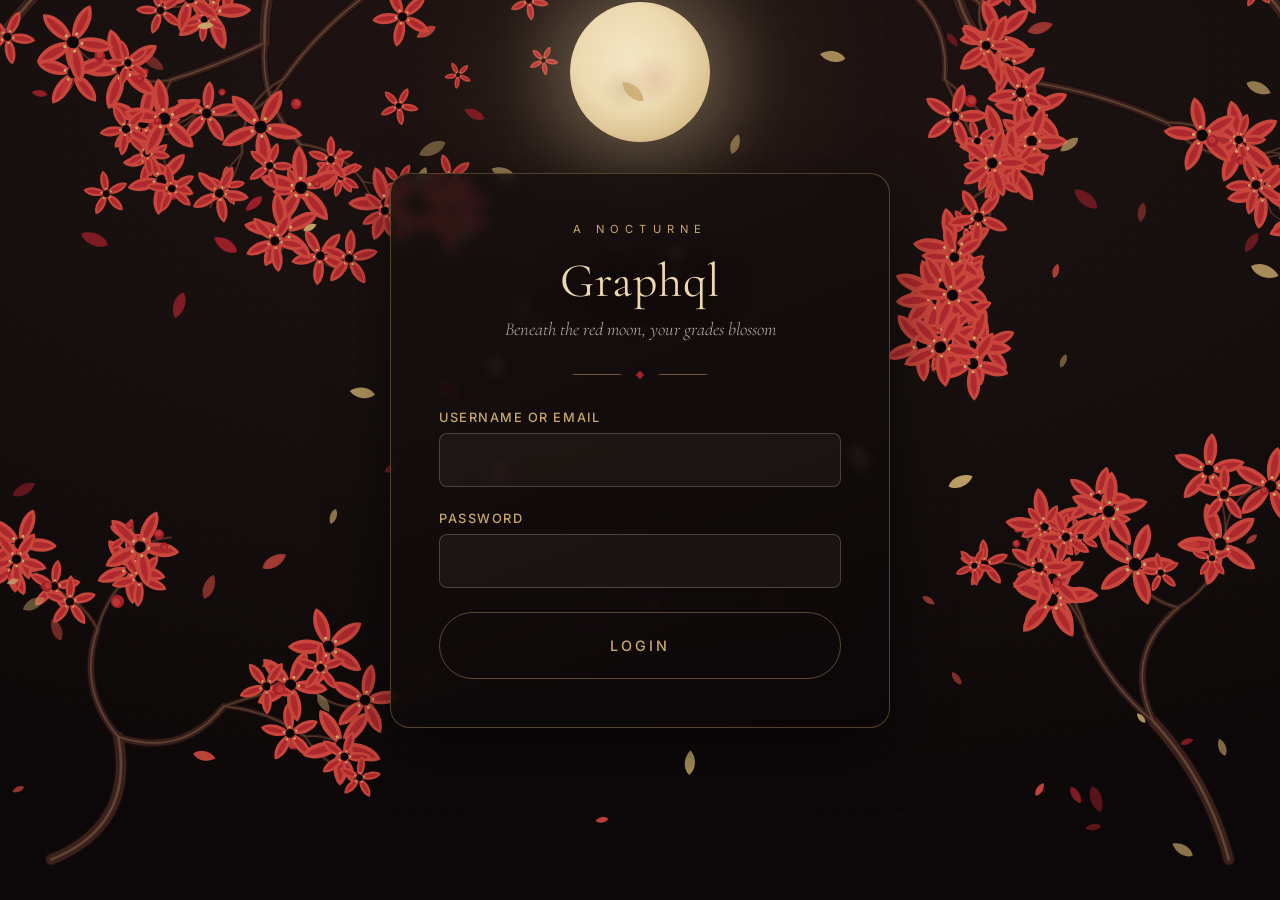
<file: index.html>
<!doctype html>
<html lang="en">
<head>
  <meta charset="UTF-8" />
  <meta name="viewport" content="width=device-width, initial-scale=1.0" />
  <title>Reboot Profile - Night Blossoms</title>
  <link rel="preconnect" href="https://fonts.googleapis.com">
  <link rel="stylesheet" href="https://fonts.googleapis.com/css2?family=Cormorant+Garamond:wght@300;400;500;600&family=Inter:wght@400;500;600&display=swap">
  <link rel="stylesheet" href="style.css" />
  <link rel="icon" href="data:,">
</head>
<body>
  <!-- Falling petals, drifting above everything -->
  <canvas id="petal-canvas"></canvas>

  <!-- LOGIN VIEW -->
  <section id="login-view" class="login-container">
    <!-- Elegant blossom tree background -->
    <svg class="blossom-tree-svg" data-width="1000" data-height="800"></svg>

    <!-- Moon -->
    <div class="moon-glow"></div>

    <div class="login-card">
      <p class="login-eyebrow">A Nocturne</p>
      <h1>Graphql</h1>
      <p class="login-subtitle">Beneath the red moon, your grades blossom</p>
      <div class="login-divider">
        <span class="line"></span>
        <span class="dot"></span>
        <span class="line"></span>
      </div>
      <form id="login-form">
        <div class="form-group">
          <label for="identifier">Username or Email</label>
          <input id="identifier" type="text" required />
        </div>

        <div class="form-group">
          <label for="password">Password</label>
          <input id="password" type="password" required />
        </div>

        <button type="submit" class="btn-login">Login</button>
      </form>
      <p id="login-error" class="error-message"></p>
    </div>
  </section>

  <!-- PROFILE VIEW -->
  <div id="profile-view" class="profile-container" style="display:none;">
    <!-- LEFT SIDEBAR -->
    <aside class="sidebar">
      <p class="sidebar-brand">Graphql</p>
      <p class="sidebar-eyebrow">Night Blossoms</p>
      <nav class="nav-menu">
        <button class="nav-item active" data-section="basic-section">
          <span class="nav-label">Profile</span>
        </button>
        <button class="nav-item" data-section="xp-section">
          <span class="nav-label">XP Amount</span>
        </button>
        <button class="nav-item" data-section="progress-section">
          <span class="nav-label">Grades</span>
        </button>
      </nav>
      <button id="logout-button" class="logout-btn">Logout</button>
    </aside>

    <!-- MAIN CONTENT -->
    <main class="main-content">
      <header class="profile-header">
        <p class="eyebrow">A Nocturne</p>
        <h1 id="welcome-title">My Profile</h1>
      </header>

      <!-- SECTION 1: PROFILE -->
      <section id="basic-section" class="content-section">
        <h2>Profile</h2>
        <div class="basic-grid">
          <div class="info-card">
            <ul id="basic-id" class="info-list"></ul>
          </div>
          <div class="info-card">
            <ul id="basic-audit" class="info-list"></ul>
          </div>
        </div>
      </section>

      <!-- SECTION 2: XP Amount -->
      <section id="xp-section" class="content-section">
        <h2>XP Amount</h2>
        <div class="stats-grid section-pair-grid">
          <div class="info-card">
            <ul id="xp-info" class="info-list"></ul>
          </div>
          <div class="graph-container">
            <h3>XP by Project</h3>
            <svg id="xp-by-project-graph" viewBox="0 0 900 400"></svg>
          </div>
        </div>
      </section>

      <!-- SECTION 3: GRADES -->
      <section id="progress-section" class="content-section">
        <h2>Grades</h2>
        <div class="progress-filter">
          <label for="progress-event-select">Change the event:</label>
          <select id="progress-event-select"></select>
        </div>
        <div class="stats-grid section-pair-grid">
          <div class="info-card">
            <ul id="progress-info" class="info-list"></ul>
          </div>
          <div class="graph-container">
            <h3>Solved / To Solve</h3>
            <svg id="pass-fail-ratio-graph" viewBox="0 0 420 320"></svg>
          </div>
        </div>
      </section>
    </main>
  </div>

  <!-- scripts -->
  <script src="blossom-tree.js"></script>
  <script src="petal-canvas.js"></script>
  <script src="config.js"></script>
  <script src="query.js"></script>
  <script src="graphs.js"></script>

  <!-- app modules: order matters (top-level code runs on load) -->
  <script src="dom.js"></script>
  <script src="state.js"></script>
  <script src="utils.js"></script>
  <script src="api.js"></script>
  <script src="ui.js"></script>
  <script src="auth.js"></script>
  <script src="audit.js"></script>
  <script src="user.js"></script>
  <script src="xp.js"></script>
  <script src="grades-filter.js"></script>
  <script src="grades.js"></script>
  <script src="profile.js"></script>
  <script src="events.js"></script>

  <script src="sidebar.js"></script>
</body>
</html>
</file>
<file: style.css>
:root {
  /* Night Blossoms palette */
  --night: #17100f;
  --night-deep: #0c0708;
  --crimson: #a3202a;
  --ember: #c9463c;
  --gold: #c9a86a;
  --moon: #ecd9b0;
  --mist: #d8c9bf;

  --font-serif: 'Cormorant Garamond', Georgia, 'Times New Roman', serif;
  --font-sans: 'Inter', 'Segoe UI', Tahoma, Geneva, Verdana, sans-serif;

  /* Spacing */
  --spacing-xs: 0.5rem;
  --spacing-sm: 1rem;
  --spacing-md: 1.5rem;
  --spacing-lg: 2rem;
  --spacing-xl: 3rem;

  --transition: 0.35s ease;
}

* {
  margin: 0;
  padding: 0;
  box-sizing: border-box;
}

html {
  scroll-behavior: smooth;
}

body {
  font-family: var(--font-sans);
  background:
    radial-gradient(120% 90% at 50% 8%, #201413 0%, #17100f 40%, #0c0708 100%);
  color: var(--mist);
  min-height: 100vh;
  overflow-x: hidden;
  position: relative;
}

/* Gold/crimson stipple texture, echoing a woodblock ground */
body::before {
  content: '';
  position: fixed;
  inset: 0;
  z-index: 0;
  pointer-events: none;
  opacity: 0.5;
  mix-blend-mode: screen;
  background-image:
    radial-gradient(rgba(201, 168, 106, 0.55) 0.5px, transparent 0.5px),
    radial-gradient(rgba(163, 32, 42, 0.4) 0.5px, transparent 0.5px);
  background-size: 10px 10px, 17px 17px;
  background-position: 0 0, 5px 8px;
}

/* Falling petal canvas, sits above the texture, below all content chrome */
#petal-canvas {
  position: fixed;
  inset: 0;
  z-index: 5;
  pointer-events: none;
  width: 100%;
  height: 100%;
}

::selection {
  background: rgba(201, 70, 60, 0.35);
  color: var(--moon);
}

a {
  color: var(--gold);
}

/* ===== SHARED DECORATIVE MOON ===== */
.moon-glow {
  position: absolute;
  left: 50%;
  top: 8%;
  transform: translate(-50%, -50%);
  z-index: 1;
  width: 140px;
  height: 140px;
  border-radius: 50%;
  pointer-events: none;
  background: radial-gradient(circle at 42% 40%, #f4e6c4 0%, #ecd9b0 45%, #d8bd88 78%, #c9a86a 100%);
  box-shadow:
    0 0 70px 24px rgba(236, 217, 176, 0.28),
    0 0 160px 60px rgba(201, 168, 106, 0.14);
}

.moon-glow::after {
  content: '';
  position: absolute;
  inset: 0;
  border-radius: 50%;
  opacity: 0.3;
  background-image:
    radial-gradient(circle at 60% 55%, rgba(163, 32, 42, 0.35), transparent 22%),
    radial-gradient(circle at 38% 62%, rgba(120, 80, 40, 0.4), transparent 18%);
}

/* ===== LOGIN VIEW ===== */
.login-container {
  min-height: 100vh;
  display: flex;
  align-items: center;
  justify-content: center;
  padding: var(--spacing-lg);
  position: relative;
  overflow: hidden;
}

.login-eyebrow {
  position: relative;
  z-index: 10;
  text-align: center;
  font-size: 0.7rem;
  text-transform: uppercase;
  letter-spacing: 0.55em;
  color: var(--gold);
  margin-bottom: var(--spacing-sm);
}

.login-card {
  background: linear-gradient(160deg, rgba(23, 16, 15, 0.82) 0%, rgba(12, 7, 8, 0.9) 100%);
  backdrop-filter: blur(6px);
  border-radius: 20px;
  padding: var(--spacing-xl);
  max-width: 500px;
  width: 100%;
  box-shadow: 0 20px 60px rgba(0, 0, 0, 0.55);
  position: relative;
  z-index: 10;
  border: 1px solid rgba(201, 168, 106, 0.35);
}

.login-card h1 {
  font-size: 3rem;
  font-weight: 400;
  color: var(--moon);
  margin-bottom: var(--spacing-xs);
  text-align: center;
  font-family: var(--font-serif);
  letter-spacing: 0.02em;
  text-shadow: 0 2px 30px rgba(12, 7, 8, 0.9);
}

.login-subtitle {
  text-align: center;
  color: var(--mist);
  opacity: 0.85;
  margin-bottom: var(--spacing-lg);
  font-size: 1.15rem;
  font-family: var(--font-serif);
  font-style: italic;
  font-weight: 300;
}

.login-divider {
  display: flex;
  align-items: center;
  justify-content: center;
  gap: var(--spacing-sm);
  margin: 0 0 var(--spacing-lg);
}

.login-divider span.line {
  height: 1px;
  width: 48px;
  background: rgba(201, 168, 106, 0.5);
}

.login-divider span.dot {
  width: 6px;
  height: 6px;
  transform: rotate(45deg);
  background: var(--crimson);
}

.form-group {
  margin-bottom: var(--spacing-md);
}

.form-group label {
  display: block;
  margin-bottom: var(--spacing-xs);
  color: var(--gold);
  font-weight: 500;
  font-size: 0.8rem;
  text-transform: uppercase;
  letter-spacing: 0.12em;
}

.form-group input {
  width: 100%;
  padding: var(--spacing-sm);
  background: rgba(236, 217, 176, 0.05);
  border: 1px solid rgba(216, 201, 191, 0.25);
  border-radius: 8px;
  font-size: 1rem;
  font-family: var(--font-sans);
  color: var(--mist);
  transition: var(--transition);
}

.form-group input::placeholder {
  color: rgba(216, 201, 191, 0.4);
}

.form-group input:focus {
  outline: none;
  border-color: var(--gold);
  background: rgba(236, 217, 176, 0.08);
  box-shadow: 0 0 0 3px rgba(201, 168, 106, 0.15);
}

.btn-login {
  width: 100%;
  padding: var(--spacing-md);
  background: transparent;
  color: var(--gold);
  border: 1px solid rgba(201, 168, 106, 0.4);
  border-radius: 999px;
  font-size: 0.9rem;
  font-weight: 500;
  cursor: pointer;
  transition: var(--transition);
  text-transform: uppercase;
  letter-spacing: 0.2em;
  font-family: var(--font-sans);
}

.btn-login:hover {
  border-color: var(--gold);
  background: rgba(201, 168, 106, 0.1);
}

.error-message {
  color: var(--ember);
  margin: var(--spacing-md) auto 0;
  padding: 0.45rem 0.7rem;
  background: rgba(163, 32, 42, 0.12);
  border: 1px solid rgba(163, 32, 42, 0.3);
  border-radius: 8px;
  text-align: center;
  font-size: 0.9rem;
}

.error-message:empty {
  display: none;
}

/* Blossom tree SVG styling */
.blossom-tree-svg {
  position: absolute;
  top: 0;
  left: 0;
  width: 100%;
  height: 100%;
  pointer-events: none;
  z-index: 0;
}

/* ===== PROFILE LAYOUT ===== */
.profile-container {
  display: grid;
  grid-template-columns: 260px 1fr;
  min-height: 100vh;
  gap: 0;
  position: relative;
  z-index: 10;
}

/* SIDEBAR */
.sidebar {
  background: linear-gradient(180deg, rgba(23, 16, 15, 0.9) 0%, rgba(12, 7, 8, 0.95) 100%);
  padding: var(--spacing-lg) var(--spacing-md);
  position: sticky;
  top: 0;
  max-height: 100vh;
  overflow-y: auto;
  border-right: 1px solid rgba(201, 168, 106, 0.25);
  display: flex;
  flex-direction: column;
  backdrop-filter: blur(6px);
}

.sidebar-brand {
  font-family: var(--font-serif);
  font-size: 1.5rem;
  color: var(--moon);
  text-align: center;
  margin-bottom: var(--spacing-xs);
  letter-spacing: 0.03em;
}

.sidebar-eyebrow {
  text-align: center;
  font-size: 0.62rem;
  text-transform: uppercase;
  letter-spacing: 0.4em;
  color: var(--gold);
  opacity: 0.8;
  margin-bottom: var(--spacing-lg);
}

.nav-menu {
  display: flex;
  flex-direction: column;
  gap: var(--spacing-xs);
  flex: 1;
}

.nav-item {
  display: flex;
  align-items: center;
  gap: var(--spacing-sm);
  padding: var(--spacing-md);
  background: transparent;
  border: 1px solid transparent;
  border-radius: 10px;
  cursor: pointer;
  transition: var(--transition);
  font-size: 0.95rem;
  color: var(--mist);
  font-weight: 500;
  text-align: left;
  font-family: var(--font-sans);
}

.nav-item:hover {
  background: rgba(201, 168, 106, 0.08);
  border-color: rgba(201, 168, 106, 0.2);
  transform: translateX(4px);
}

.nav-item.active {
  background: linear-gradient(135deg, rgba(163, 32, 42, 0.35) 0%, rgba(201, 70, 60, 0.25) 100%);
  color: var(--moon);
  border-color: rgba(201, 168, 106, 0.4);
  box-shadow: 0 4px 16px rgba(163, 32, 42, 0.25);
}

.nav-label {
  font-weight: 500;
  letter-spacing: 0.02em;
}

.logout-btn {
  padding: var(--spacing-md);
  background: transparent;
  color: var(--gold);
  border: 1px solid rgba(201, 168, 106, 0.4);
  border-radius: 999px;
  cursor: pointer;
  font-weight: 500;
  font-size: 0.85rem;
  letter-spacing: 0.15em;
  text-transform: uppercase;
  transition: var(--transition);
  margin-top: auto;
}

.logout-btn:hover {
  background: rgba(201, 168, 106, 0.1);
  border-color: var(--gold);
}

/* MAIN CONTENT */
.main-content {
  padding: var(--spacing-xl);
  overflow-y: auto;
  position: relative;
}

.profile-header {
  margin-bottom: var(--spacing-xl);
  padding-bottom: var(--spacing-lg);
  border-bottom: 1px solid rgba(201, 168, 106, 0.3);
  position: relative;
}

.profile-header .eyebrow {
  font-size: 0.7rem;
  text-transform: uppercase;
  letter-spacing: 0.45em;
  color: var(--gold);
  margin-bottom: var(--spacing-xs);
}

.profile-header h1 {
  font-size: 2.75rem;
  font-weight: 400;
  color: var(--moon);
  font-family: var(--font-serif);
  letter-spacing: 0.02em;
  text-shadow: 0 2px 24px rgba(12, 7, 8, 0.9);
}

/* CONTENT SECTIONS */
.content-section {
  margin-bottom: var(--spacing-xl);
  scroll-margin-top: 100px;
}

.content-section h2 {
  font-size: 1.7rem;
  font-weight: 400;
  color: var(--moon);
  margin-bottom: var(--spacing-md);
  padding-bottom: var(--spacing-sm);
  border-bottom: 1px solid rgba(201, 168, 106, 0.3);
  font-family: var(--font-serif);
  letter-spacing: 0.02em;
}

.progress-filter {
  margin: 0 0 var(--spacing-md);
}

.progress-filter label {
  display: block;
  margin-bottom: 0.5rem;
  color: var(--gold);
  font-size: 0.75rem;
  text-transform: uppercase;
  letter-spacing: 0.14em;
}

#progress-event-select {
  width: 100%;
  padding: 0.72rem 0.8rem;
  background: rgba(12, 7, 8, 0.7);
  color: var(--mist);
  border: 1px solid rgba(201, 168, 106, 0.35);
  border-radius: 8px;
  font-family: var(--font-sans);
  font-size: 0.82rem;
}

#progress-event-select:focus {
  outline: none;
  border-color: var(--gold);
  box-shadow: 0 0 0 3px rgba(201, 168, 106, 0.14);
}

.info-card {
  background: linear-gradient(160deg, rgba(23, 16, 15, 0.7) 0%, rgba(12, 7, 8, 0.8) 100%);
  border-radius: 15px;
  padding: var(--spacing-lg);
  box-shadow: 0 4px 20px rgba(0, 0, 0, 0.35);
  border-left: 1px solid rgba(201, 168, 106, 0.15);
  border-top: 1px solid rgba(201, 168, 106, 0.15);
  border-right: 1px solid rgba(201, 168, 106, 0.15);
  border-bottom: 1px solid rgba(201, 168, 106, 0.15);
  transition: var(--transition);
}

.info-card:hover {
  box-shadow: 0 8px 28px rgba(163, 32, 42, 0.2);
}

.info-list {
  list-style: none;
}

.info-list li {
  padding: var(--spacing-md) 0;
  border-bottom: 1px solid rgba(216, 201, 191, 0.1);
  display: block;
  font-size: 1.05rem;
  color: var(--mist);
}

.info-list li:last-child {
  border-bottom: none;
}

.metric-label {
  font-size: 0.82rem;
  letter-spacing: 0.14em;
  text-transform: uppercase;
  color: var(--gold);
  margin-bottom: 0.55rem;
  font-weight: 600;
}

.metric-value {
  font-size: 0.75rem;
  line-height: 1;
  color: var(--moon);
  font-family: var(--font-sans);
  font-weight: 400;
  letter-spacing: 0.02em;
}

.info-list strong {
  color: var(--gold);
  font-weight: 600;
}

.audit-ratio-widget {
  display: flex;
  flex-direction: column;
  gap: 0.95rem;
}

.audit-ratio-title {
  color: var(--moon);
  margin-bottom: 0.1rem;
  font-size: 0.92rem;
  font-family: var(--font-sans);
  font-weight: 500;
  letter-spacing: 0.14em;
  text-transform: uppercase;
  text-align: left;
}

.audit-bar-row {
  display: flex;
  flex-direction: column;
  gap: 0.35rem;
}

.audit-bar-top {
  display: flex;
  justify-content: space-between;
  align-items: baseline;
  gap: 0.75rem;
}

.audit-bar-label {
  font-size: 0.75rem;
  letter-spacing: 0.12em;
  text-transform: uppercase;
  color: var(--gold);
  font-weight: 600;
}

.audit-bar-value {
  font-size: 0.82rem;
  color: var(--mist);
  font-weight: 500;
}

.audit-bar-track {
  width: 100%;
  height: 4px;
  background: rgba(216, 201, 191, 0.22);
  border-radius: 999px;
  overflow: hidden;
}

.audit-bar-fill {
  height: 100%;
  border-radius: 999px;
}

.audit-bar-fill-done {
  background: linear-gradient(90deg, var(--ember) 0%, var(--crimson) 100%);
}

.audit-bar-fill-received {
  background: rgba(236, 217, 176, 0.92);
}

.audit-ratio-number {
  margin-top: 0.55rem;
  font-family: var(--font-sans);
  font-size: 3rem;
  line-height: 1;
  color: var(--moon);
  font-weight: 400;
}

.basic-grid {
  display: grid;
  grid-template-columns: 1.2fr 1.55fr;
  gap: var(--spacing-lg);
  align-items: stretch;
}

.basic-grid .info-card {
  height: 100%;
}

/* STATISTICS SECTION */
.stats-grid {
  display: grid;
  grid-template-columns: repeat(auto-fit, minmax(350px, 1fr));
  gap: var(--spacing-lg);
  margin-top: var(--spacing-lg);
}

.section-pair-grid {
  margin-top: var(--spacing-sm);
}

#xp-section .section-pair-grid {
  grid-template-columns: minmax(200px, 0.75fr) minmax(0, 2.25fr);
}

.section-pair-grid .info-card,
.section-pair-grid .graph-container {
  height: 100%;
  min-width: 0;
}

#xp-section .graph-container {
  overflow: hidden;
}

.graph-container {
  background: linear-gradient(160deg, rgba(23, 16, 15, 0.7) 0%, rgba(12, 7, 8, 0.8) 100%);
  border-radius: 15px;
  padding: var(--spacing-lg);
  box-shadow: 0 4px 20px rgba(0, 0, 0, 0.35);
  border-top: 1px solid rgba(201, 168, 106, 0.35);
  border-left: 1px solid rgba(201, 168, 106, 0.15);
  border-right: 1px solid rgba(201, 168, 106, 0.15);
  border-bottom: 1px solid rgba(201, 168, 106, 0.15);
}

.graph-container h3 {
  color: var(--moon);
  margin-bottom: var(--spacing-md);
  font-size: 0.92rem;
  font-family: var(--font-sans);
  font-weight: 500;
  letter-spacing: 0.14em;
  text-transform: uppercase;
  text-align: center;
}

svg {
  width: 100%;
  height: auto;
}

/* ===== RESPONSIVE DESIGN ===== */

/* Tablet and small desktop (768px - 1023px) */
@media (max-width: 1023px) and (min-width: 768px) {
  .profile-container {
    grid-template-columns: 190px 1fr;
  }

  .sidebar {
    padding: var(--spacing-md);
  }

  .nav-item {
    padding: var(--spacing-md) var(--spacing-sm);
  }

  .main-content {
    padding: var(--spacing-lg);
  }

  .login-card {
    padding: var(--spacing-lg);
  }

  .stats-grid {
    grid-template-columns: 1fr;
  }

  #xp-section .section-pair-grid {
    grid-template-columns: 1fr;
  }

  .basic-grid {
    grid-template-columns: 1fr;
  }
}

/* Mobile (below 768px) */
@media (max-width: 767px) {
  .basic-grid {
    grid-template-columns: 1fr;
    gap: var(--spacing-md);
  }

  .stats-grid,
  .section-pair-grid,
  #xp-section .section-pair-grid {
    grid-template-columns: 1fr;
    gap: var(--spacing-md);
  }

  .profile-container {
    grid-template-columns: 1fr;
    grid-template-rows: auto 1fr;
  }

  .sidebar {
    position: sticky;
    top: 0;
    height: auto;
    padding: var(--spacing-md);
    flex-direction: row;
    align-items: center;
    overflow-x: auto;
    overflow-y: visible;
    border-right: none;
    border-bottom: 1px solid rgba(201, 168, 106, 0.3);
    z-index: 100;
  }

  .sidebar-brand,
  .sidebar-eyebrow {
    display: none;
  }

  .nav-menu {
    display: flex;
    flex-direction: row;
    gap: var(--spacing-sm);
    flex-wrap: nowrap;
    overflow-x: auto;
    -webkit-overflow-scrolling: touch;
  }

  .nav-item {
    white-space: nowrap;
    flex-shrink: 0;
    font-size: 0.9rem;
    padding: var(--spacing-sm);
  }

  .nav-label {
    display: inline;
  }

  .logout-btn {
    position: fixed;
    bottom: var(--spacing-md);
    right: var(--spacing-md);
    width: 44px;
    height: 44px;
    border-radius: 50%;
    padding: 0;
    display: flex;
    align-items: center;
    justify-content: center;
    z-index: 200;
    background: rgba(12, 7, 8, 0.85);
    backdrop-filter: blur(6px);
    font-size: 0;
  }

  .logout-btn::before {
    content: "\23FB";
    font-size: 1rem;
    line-height: 1;
  }

  .main-content {
    padding: var(--spacing-md);
  }

  .info-card,
  .graph-container {
    padding: var(--spacing-md);
  }

  .audit-ratio-number {
    font-size: clamp(2.2rem, 11vw, 2.8rem);
  }

  #xp-by-project-graph {
    min-height: 300px;
  }

  .profile-header h1 {
    font-size: 1.8rem;
  }

  .content-section h2 {
    font-size: 1.4rem;
  }

  .stats-grid {
    grid-template-columns: 1fr;
  }

  .login-card {
    padding: var(--spacing-lg);
    margin: auto;
  }

  .login-card h1 {
    font-size: 2.2rem;
  }

  .moon-glow {
    width: 90px;
    height: 90px;
  }
}

/* Small Mobile (max 480px) */
@media (max-width: 480px) {
  :root {
    --spacing-lg: 1.5rem;
    --spacing-md: 1rem;
  }

  .profile-header h1 {
    font-size: 1.5rem;
  }

  .content-section h2 {
    font-size: 1.2rem;
  }

  .nav-item {
    padding: var(--spacing-sm) var(--spacing-xs);
  }

  .info-card {
    padding: var(--spacing-md);
  }

  .graph-container {
    padding: var(--spacing-md);
  }

  .login-card {
    padding: var(--spacing-md);
  }

  .login-card h1 {
    font-size: 1.6rem;
  }
}

/* ===== SCROLLBAR STYLING ===== */
::-webkit-scrollbar {
  width: 8px;
  height: 8px;
}

::-webkit-scrollbar-track {
  background: var(--night-deep);
}

::-webkit-scrollbar-thumb {
  background: var(--ember);
  border-radius: 10px;
}

::-webkit-scrollbar-thumb:hover {
  background: var(--gold);
}

/* Zip-style 3D chart hover motion */
#pass-fail-ratio-graph .slice {
  cursor: pointer;
  transition: transform 0.28s cubic-bezier(0.22, 1, 0.36, 1);
  transform: translate(0, 0);
}

#pass-fail-ratio-graph .slice:hover {
  transform: translate(var(--tx), var(--ty));
}

#pass-fail-ratio-graph .slice path {
  transition: filter 0.28s ease;
}

#pass-fail-ratio-graph .slice:hover path {
  filter: brightness(1.12);
}

#xp-by-project-graph .bar {
  cursor: pointer;
  transition:
    transform 0.25s cubic-bezier(0.22, 1, 0.36, 1),
    filter 0.25s ease;
}

#xp-by-project-graph .bar:hover {
  transform: translateY(-10px);
  filter: brightness(1.12);
}

#xp-by-project-graph .bar .bar-xp-value {
  opacity: 0;
  transition: opacity 0.2s ease;
  pointer-events: none;
}

#xp-by-project-graph .bar:hover .bar-xp-value {
  opacity: 1;
}
</file>
